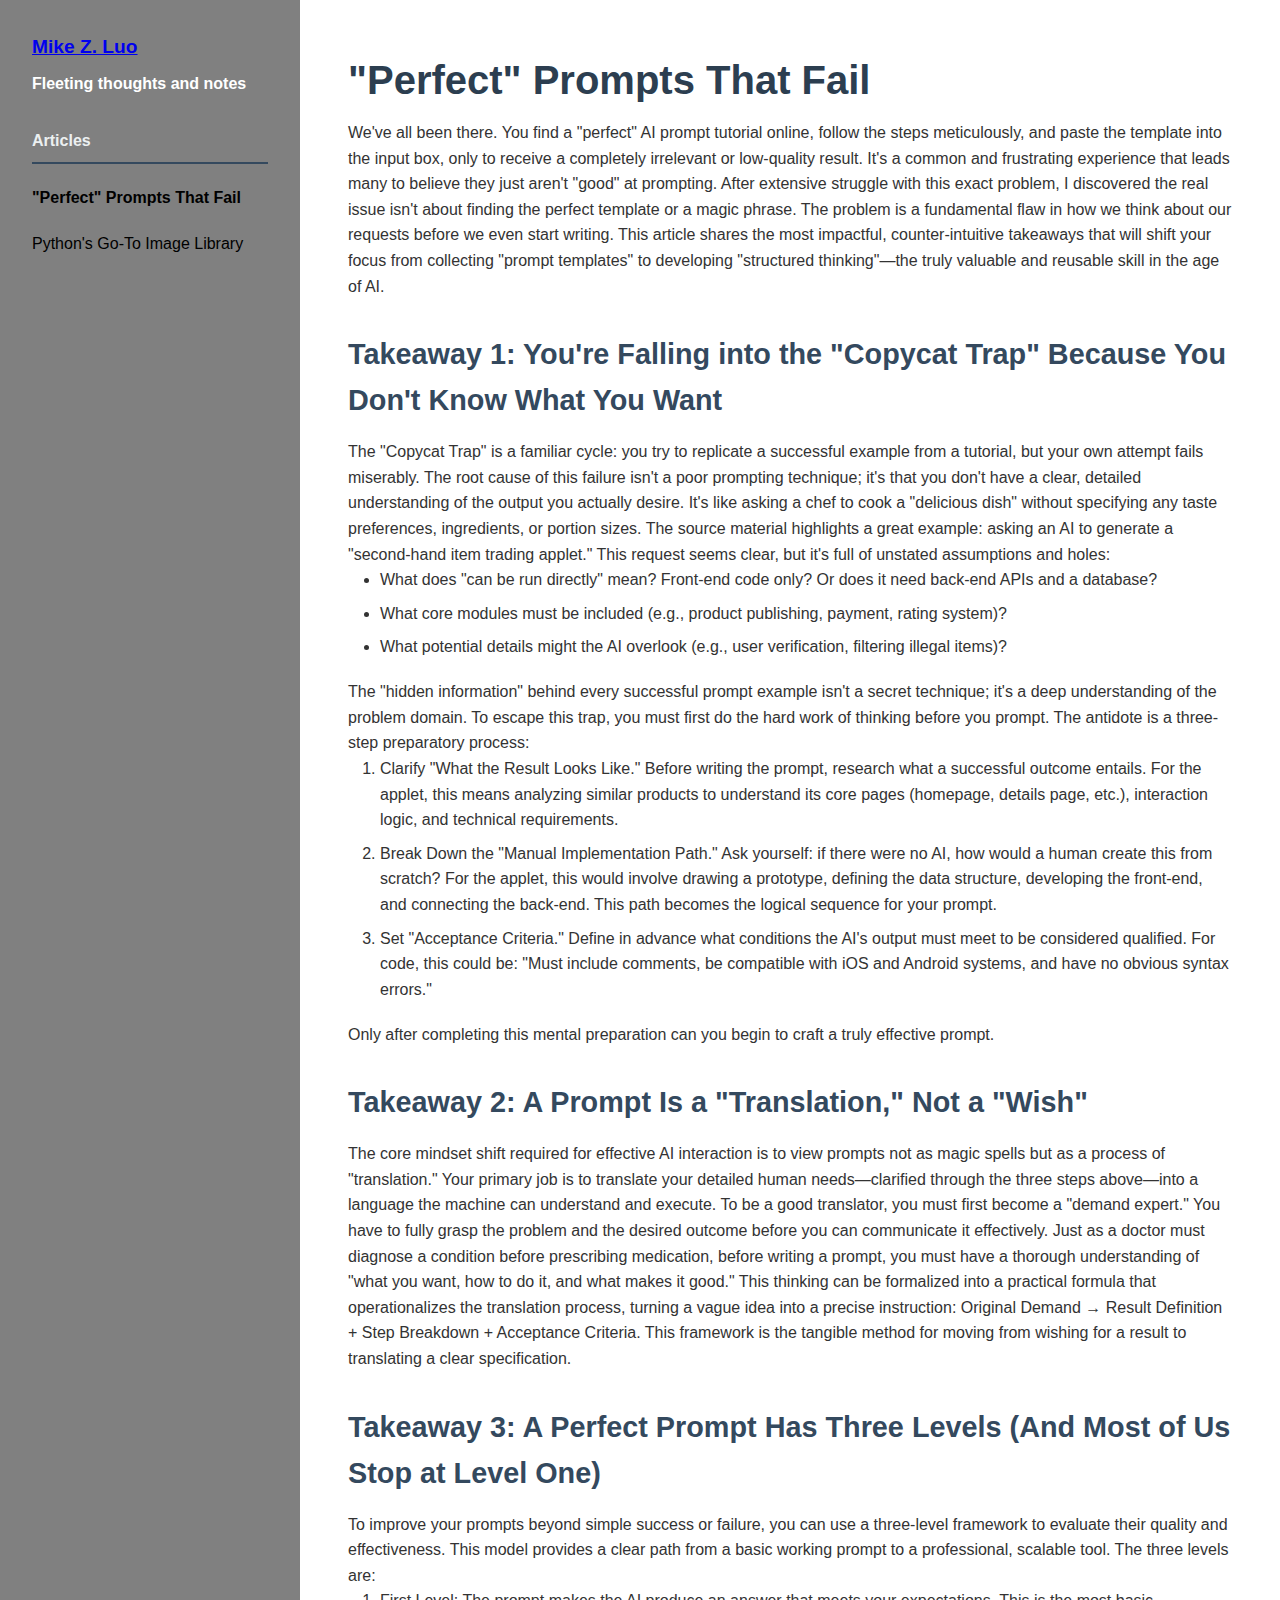
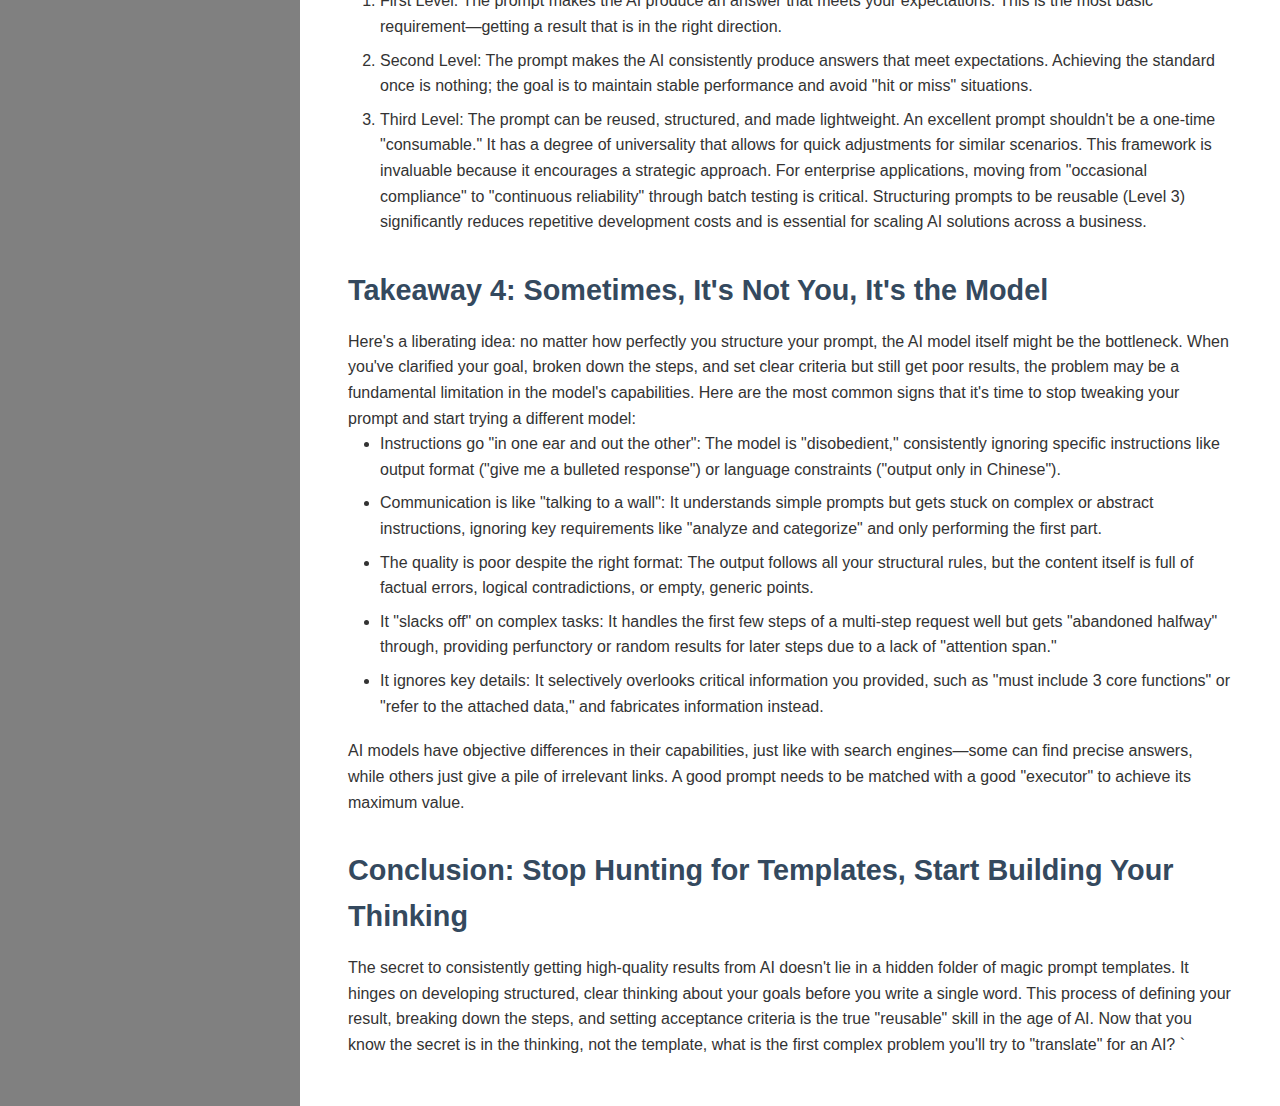
<file: index.html>
<!DOCTYPE html>
<html lang="en">
<head>
    <meta charset="UTF-8">
    <meta name="viewport" content="width=device-width, initial-scale=1.0">
    <title>Mike Z. Luo - Fleeting thoughts and notes</title>
    <link rel="stylesheet" href="style.css">
</head>
<body>
    <div class="container">
        <aside class="sidebar">
            <div class="sidebar-header">
                <h1><a href="https://github.com/digi2nomad">Mike Z. Luo</a></h1>
                <p class="tagline">Fleeting thoughts and notes</p>
            </div>
            <nav class="article-index">
                <h2>Articles</h2>
                <ul id="article-list">
                    <!-- Articles will be dynamically loaded here -->
                </ul>
            </nav>
        </aside>
        
        <main class="main-content">
            <article id="article-content">
                <!-- Latest article will be displayed here -->
                <div class="loading">Loading...</div>
            </article>
        </main>
    </div>
    
    <script src="script.js"></script>
</body>
</html>
</file>
<file: style.css>
* {
    margin: 0;
    padding: 0;
    box-sizing: border-box;
}

body {
    font-family: -apple-system, BlinkMacSystemFont, 'Segoe UI', Roboto, 'Helvetica Neue', Arial, sans-serif;
    line-height: 1.6;
    color: #333;
    background-color: #f5f500;
}

.container {
    display: flex;
    min-height: 100vh;
    max-width: 1400px;
    margin: 0 auto;
    background-color: white;
    box-shadow: 0 0 20px rgba(0, 0, 0, 0.1);
}

/* Sidebar Styles */
.sidebar {
    width: 300px;
    background-color: grey;
    color: white;
    padding: 2rem;
    overflow-y: auto;
}

.sidebar-header h1 {
    font-size: 1.2rem;
    margin-bottom: 0.5rem;
    color: white;
}

.tagline {
    font-size: 1.0rem;
    color: white;
    margin-bottom: 2rem;
    font-weight: bold;
}

.article-index h2 {
    font-size: 1.0rem;
    margin-bottom: 1rem;
    color: #ecf0f1;
    border-bottom: 2px solid #34495e;
    padding-bottom: 0.5rem;
}

.article-index ul {
    list-style: none;
}

.article-index li {
    margin-bottom: 0.7rem;
}

.article-index a {
    color: black;
    text-decoration: none;
    transition: color 0.3s;
    display: block;
    padding: 0.3rem 0;
}

.article-index a:hover {
    color: darkblue;
}

.article-index a.active {
    color: black;
    font-weight: bolder;
}

/* Main Content Styles */
.main-content {
    flex: 1;
    padding: 3rem;
    overflow-y: auto;
}

article h1 {
    font-size: 2.5rem;
    margin-bottom: 0.5rem;
    color: #2c3e50;
}

.article-meta {
    color: #7f8c8d;
    font-size: 0.9rem;
    margin-bottom: 2rem;
    padding-bottom: 1rem;
    border-bottom: 1px solid #ecf0f1;
}

article h2 {
    font-size: 1.8rem;
    margin-top: 2rem;
    margin-bottom: 1rem;
    color: #34495e;
}

article h3 {
    font-size: 1.4rem;
    margin-top: 1.5rem;
    margin-bottom: 0.8rem;
    color: #34495e;
}

article p {
    margin-bottom: 1.2rem;
    text-align: justify;
}

article ul, article ol {
    margin-bottom: 1.2rem;
    margin-left: 2rem;
}

article li {
    margin-bottom: 0.5rem;
}

article code {
    background-color: #f8f8f8;
    padding: 0.2rem 0.4rem;
    border-radius: 3px;
    font-family: 'Courier New', monospace;
    font-size: 0.9em;
}

article pre {
    background-color: #f8f8f8;
    padding: 1rem;
    border-radius: 5px;
    overflow-x: auto;
    margin-bottom: 1.2rem;
}

article pre code {
    padding: 0;
    background: none;
}

.loading {
    text-align: center;
    padding: 3rem;
    color: #7f8c8d;
    font-size: 1.2rem;
}

/* Responsive Design */
@media (max-width: 768px) {
    .container {
        flex-direction: column;
    }
    
    .sidebar {
        width: 100%;
        padding: 1.5rem;
    }
    
    .main-content {
        padding: 1.5rem;
    }
    
    article h1 {
        font-size: 2rem;
    }
}
</file>
